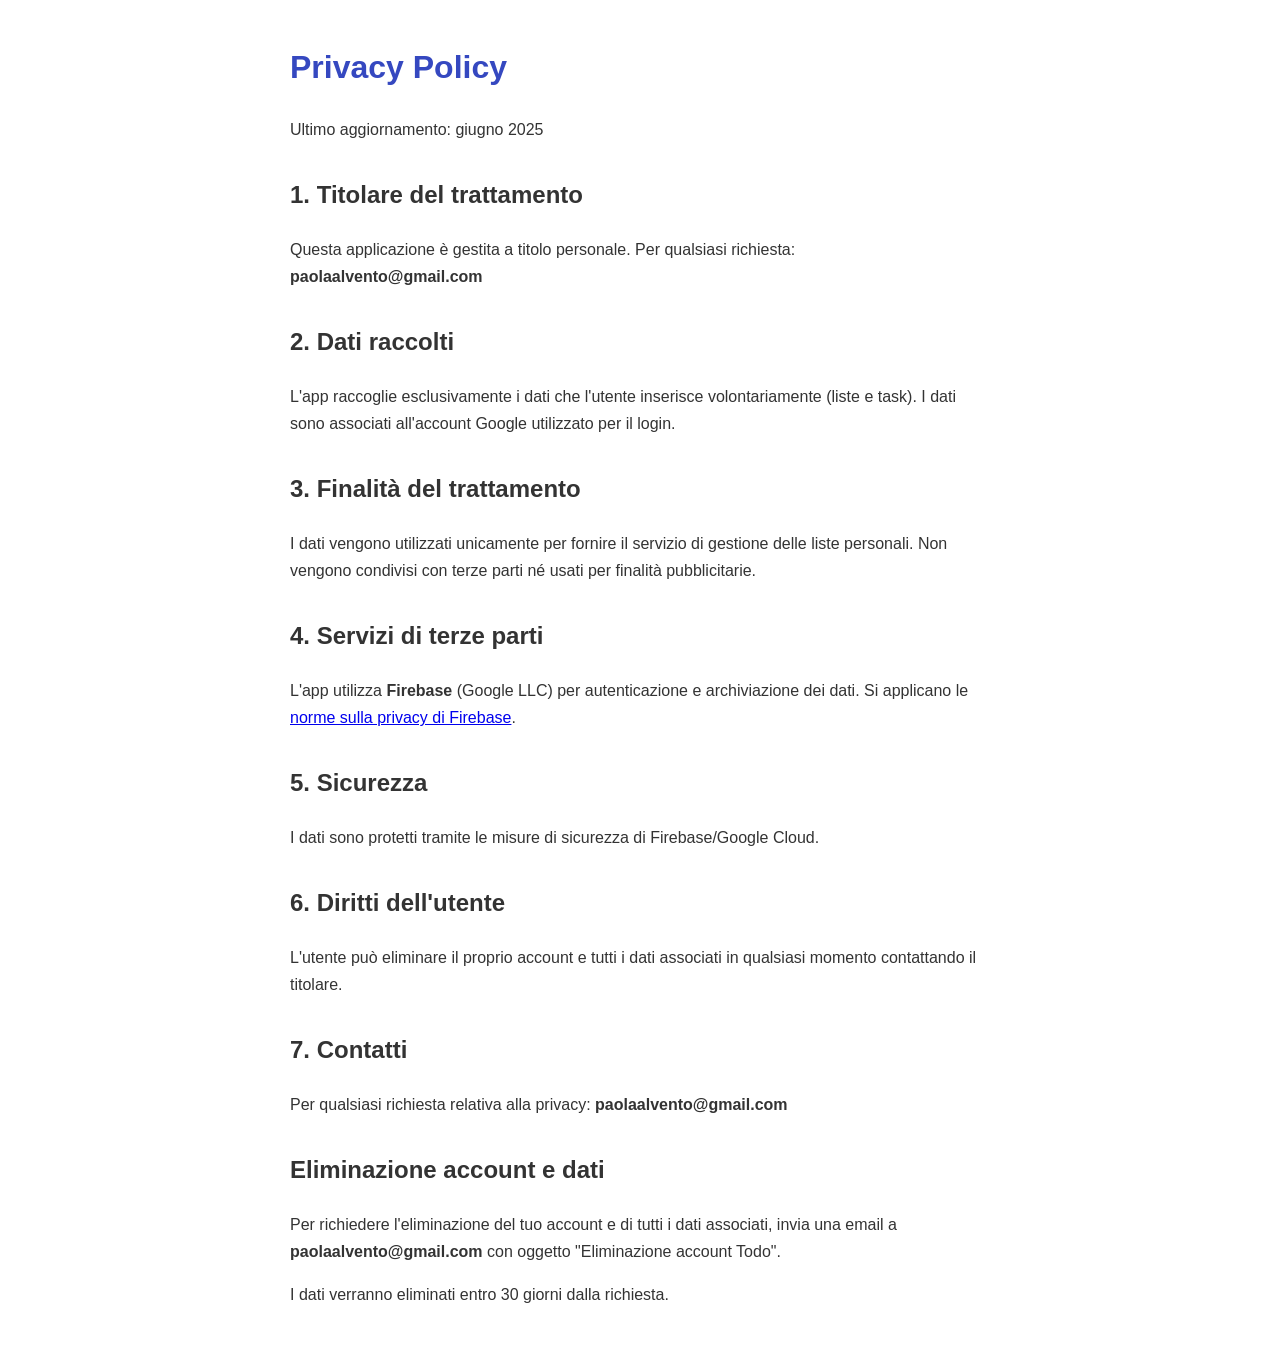
<file: privacy.html>
<!DOCTYPE html>
<html lang="it">
<head>
  <meta charset="UTF-8">
  <meta name="viewport" content="width=device-width, initial-scale=1.0">
  <title>Privacy Policy — Todo</title>
  <style>
    body { font-family: sans-serif; max-width: 700px; margin: 40px auto; padding: 0 20px; color: #333; line-height: 1.7; }
    h1 { color: #3548C0; }
    h2 { margin-top: 32px; }
  </style>
</head>
<body>
  <h1>Privacy Policy</h1>
  <p>Ultimo aggiornamento: giugno 2025</p>

  <h2>1. Titolare del trattamento</h2>
  <p>Questa applicazione è gestita a titolo personale. Per qualsiasi richiesta: <strong>paolaalvento@gmail.com</strong></p>

  <h2>2. Dati raccolti</h2>
  <p>L'app raccoglie esclusivamente i dati che l'utente inserisce volontariamente (liste e task). I dati sono associati all'account Google utilizzato per il login.</p>

  <h2>3. Finalità del trattamento</h2>
  <p>I dati vengono utilizzati unicamente per fornire il servizio di gestione delle liste personali. Non vengono condivisi con terze parti né usati per finalità pubblicitarie.</p>

  <h2>4. Servizi di terze parti</h2>
  <p>L'app utilizza <strong>Firebase</strong> (Google LLC) per autenticazione e archiviazione dei dati. Si applicano le <a href="https://firebase.google.com/support/privacy">norme sulla privacy di Firebase</a>.</p>

  <h2>5. Sicurezza</h2>
  <p>I dati sono protetti tramite le misure di sicurezza di Firebase/Google Cloud.</p>

  <h2>6. Diritti dell'utente</h2>
  <p>L'utente può eliminare il proprio account e tutti i dati associati in qualsiasi momento contattando il titolare.</p>

  <h2>7. Contatti</h2>
  <p>Per qualsiasi richiesta relativa alla privacy: <strong>paolaalvento@gmail.com</strong></p>
  <h2 id="elimina-account">Eliminazione account e dati</h2>
<p>Per richiedere l'eliminazione del tuo account e di tutti i dati associati, 
invia una email a <strong>paolaalvento@gmail.com</strong> con oggetto 
"Eliminazione account Todo".</p>
<p>I dati verranno eliminati entro 30 giorni dalla richiesta.</p>
</body>
</html>
</file>
